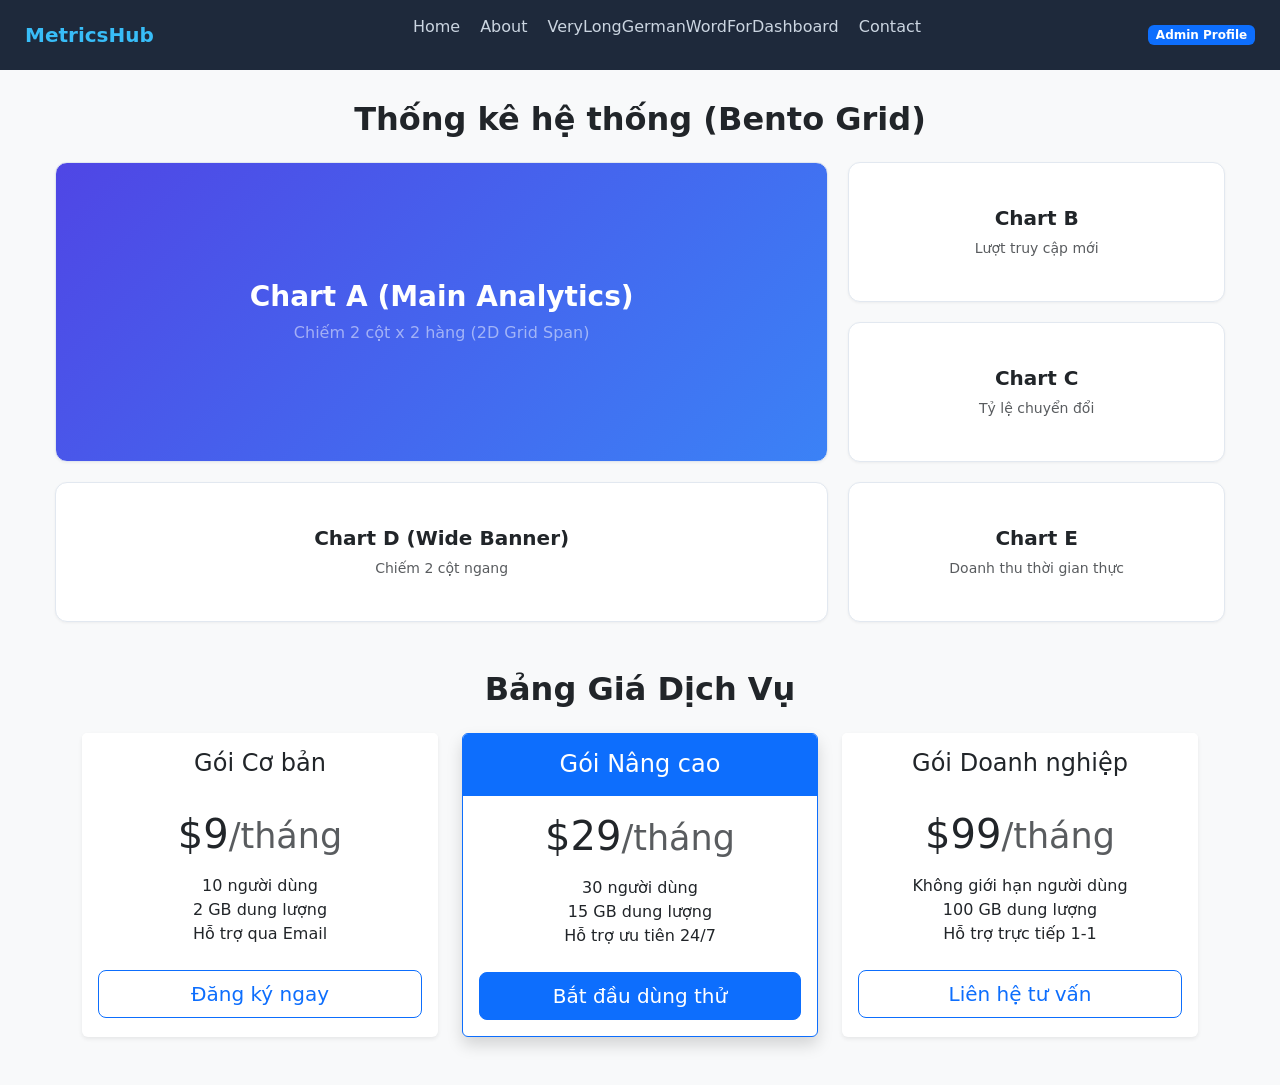
<file: metricshub_ui/index.html>
<!DOCTYPE html>
<html lang="en">
<head>
    <meta charset="UTF-8">
    <meta name="viewport" content="width=device-width, initial-scale=1.0">
    <title>MetricsHub Dashboard - Optimized Layout</title>
    <!-- Bootstrap 5 CSS CDN -->
    <link href="https://cdn.jsdelivr.net/npm/bootstrap@5.3.0/dist/css/bootstrap.min.css" rel="stylesheet">
    <!-- Custom Style -->
    <link rel="stylesheet" href="style.css">
</head>
<body>

    <!-- SECTION 1: NAVBAR (Flexbox 1D) -->
    <header>
        <nav class="navbar-custom">
            <a href="#" class="navbar-brand">MetricsHub</a>
            <ul class="navbar-links">
                <li><a href="#">Home</a></li>
                <li><a href="#">About</a></li>
                <li><a href="#">VeryLongGermanWordForDashboard</a></li>
                <li><a href="#">Contact</a></li>
            </ul>
            <div class="navbar-profile">
                <span class="badge bg-primary">Admin Profile</span>
            </div>
        </nav>
    </header>

    <!-- SECTION 2: BENTO DASHBOARD (CSS Grid 2D) -->
    <main class="dashboard-container">
        <h2 class="mb-4 text-center fw-bold text-dark">Thống kê hệ thống (Bento Grid)</h2>
        <div class="bento-grid">
            <div class="widget widget-large">
                <h3 class="fw-bold">Chart A (Main Analytics)</h3>
                <p class="mb-0 text-white-50">Chiếm 2 cột x 2 hàng (2D Grid Span)</p>
            </div>
            <div class="widget">
                <h5 class="fw-semibold">Chart B</h5>
                <p class="text-muted small mb-0">Lượt truy cập mới</p>
            </div>
            <div class="widget">
                <h5 class="fw-semibold">Chart C</h5>
                <p class="text-muted small mb-0">Tỷ lệ chuyển đổi</p>
            </div>
            <div class="widget widget-wide">
                <h5 class="fw-semibold">Chart D (Wide Banner)</h5>
                <p class="text-muted small mb-0">Chiếm 2 cột ngang</p>
            </div>
            <div class="widget">
                <h5 class="fw-semibold">Chart E</h5>
                <p class="text-muted small mb-0">Doanh thu thời gian thực</p>
            </div>
        </div>
    </main>

    <!-- SECTION 3: PRICING (Bootstrap 12-Column Grid Rapid Prototyping) -->
    <section class="container my-5">
        <h2 class="text-center mb-4 fw-bold">Bảng Giá Dịch Vụ</h2>
        <div class="row g-4">
            <div class="col-12 col-md-4">
                <div class="card h-100 shadow-sm border-0 text-center">
                    <div class="card-header bg-white py-3 border-0">
                        <h4 class="fw-normal my-0">Gói Cơ bản</h4>
                    </div>
                    <div class="card-body">
                        <h1 class="card-title pricing-card-title">$9<small class="text-muted fw-light">/tháng</small></h1>
                        <ul class="list-unstyled mt-3 mb-4">
                            <li>10 người dùng</li>
                            <li>2 GB dung lượng</li>
                            <li>Hỗ trợ qua Email</li>
                        </ul>
                        <button type="button" class="w-100 btn btn-lg btn-outline-primary">Đăng ký ngay</button>
                    </div>
                </div>
            </div>

            <div class="col-12 col-md-4">
                <div class="card h-100 shadow border-primary text-center">
                    <div class="card-header bg-primary text-white py-3 border-primary">
                        <h4 class="my-0 font-weight-normal">Gói Nâng cao</h4>
                    </div>
                    <div class="card-body">
                        <h1 class="card-title pricing-card-title">$29<small class="text-muted fw-light">/tháng</small></h1>
                        <ul class="list-unstyled mt-3 mb-4">
                            <li>30 người dùng</li>
                            <li>15 GB dung lượng</li>
                            <li>Hỗ trợ ưu tiên 24/7</li>
                        </ul>
                        <button type="button" class="w-100 btn btn-lg btn-primary">Bắt đầu dùng thử</button>
                    </div>
                </div>
            </div>

            <div class="col-12 col-md-4">
                <div class="card h-100 shadow-sm border-0 text-center">
                    <div class="card-header bg-white py-3 border-0">
                        <h4 class="fw-normal my-0">Gói Doanh nghiệp</h4>
                    </div>
                    <div class="card-body">
                        <h1 class="card-title pricing-card-title">$99<small class="text-muted fw-light">/tháng</small></h1>
                        <ul class="list-unstyled mt-3 mb-4">
                            <li>Không giới hạn người dùng</li>
                            <li>100 GB dung lượng</li>
                            <li>Hỗ trợ trực tiếp 1-1</li>
                        </ul>
                        <button type="button" class="w-100 btn btn-lg btn-outline-primary">Liên hệ tư vấn</button>
                    </div>
                </div>
            </div>
        </div>
    </section>

    <!-- Bootstrap 5 JS Bundle CDN -->
    <script src="https://cdn.jsdelivr.net/npm/bootstrap@5.3.0/dist/js/bootstrap.bundle.min.js"></script>
</body>
</html>
</file>
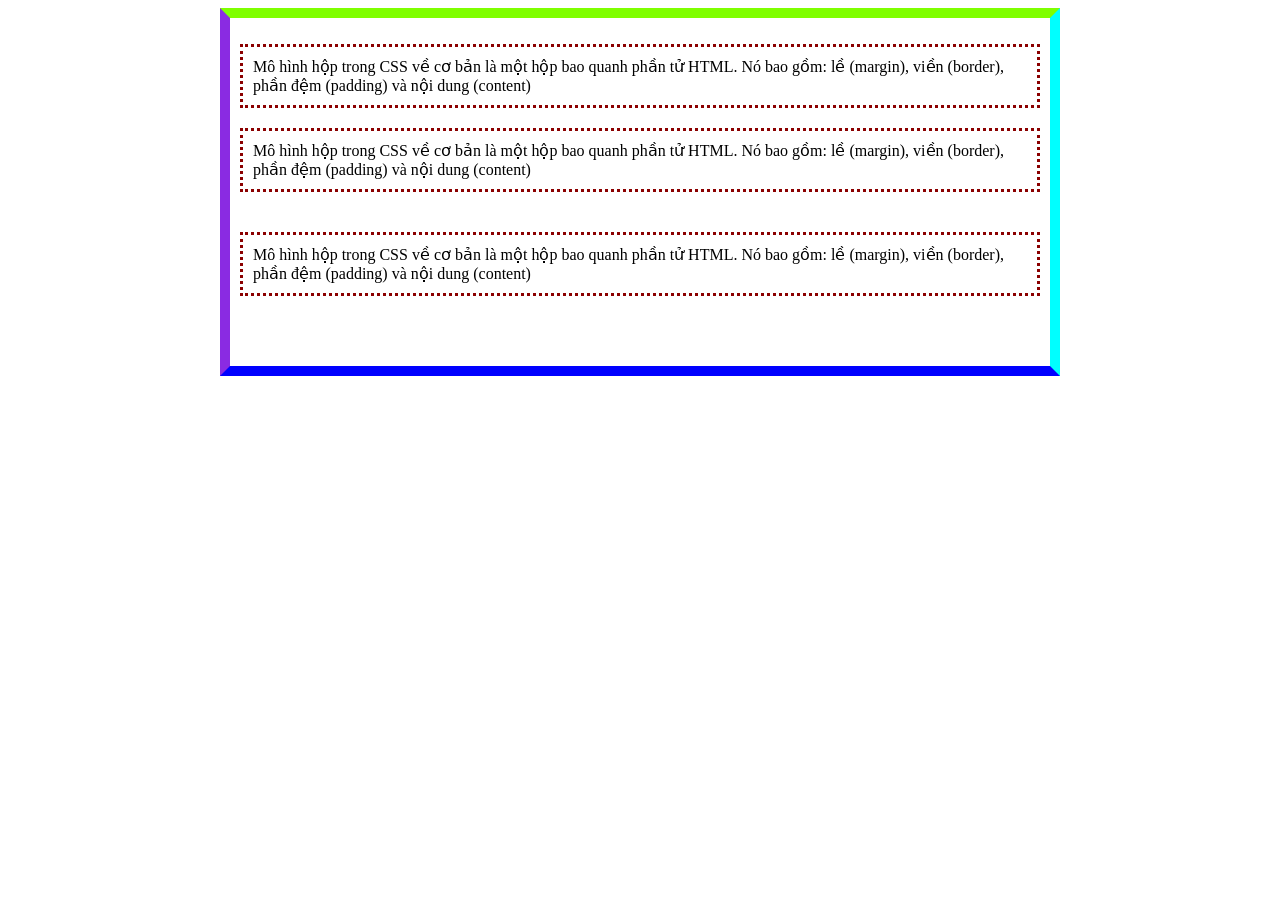
<file: box_model.html>
<!DOCTYPE html>
<html lang="en">
<head>
    <meta charset="UTF-8">
    <title>Sử dụng Boxmodel</title>
    <style>
        .boxmodel {
            margin: 0 auto;
            width: 800px;
            border: 10px;
            padding: 10px;
            border-color: chartreuse aqua blue blueviolet;
            border-style: solid;
        }

        .boxmodel p {
            border: 3px dotted darkred;
            padding: 10px;
        }

        #boxmodel1 {
            margin-bottom: 20px;
        }

        #boxmodel2 {
            margin-bottom: 40px;
        }

        #boxmodel3 {
            margin-bottom: 60px;
        }
    </style>
</head>
<body>
    <div class="boxmodel">
        <p id="boxmodel1">Mô hình hộp trong CSS về cơ bản là một hộp bao quanh phần tử HTML.
            Nó bao gồm: lề (margin), viền (border), phần đệm (padding) và nội dung (content)</p>
        <p id="boxmodel2">Mô hình hộp trong CSS về cơ bản là một hộp bao quanh phần tử HTML.
            Nó bao gồm: lề (margin), viền (border), phần đệm (padding) và nội dung (content)</p>
        <p id="boxmodel3">Mô hình hộp trong CSS về cơ bản là một hộp bao quanh phần tử HTML.
            Nó bao gồm: lề (margin), viền (border), phần đệm (padding) và nội dung (content)</p>
    </div>
</body>
</html>
</file>
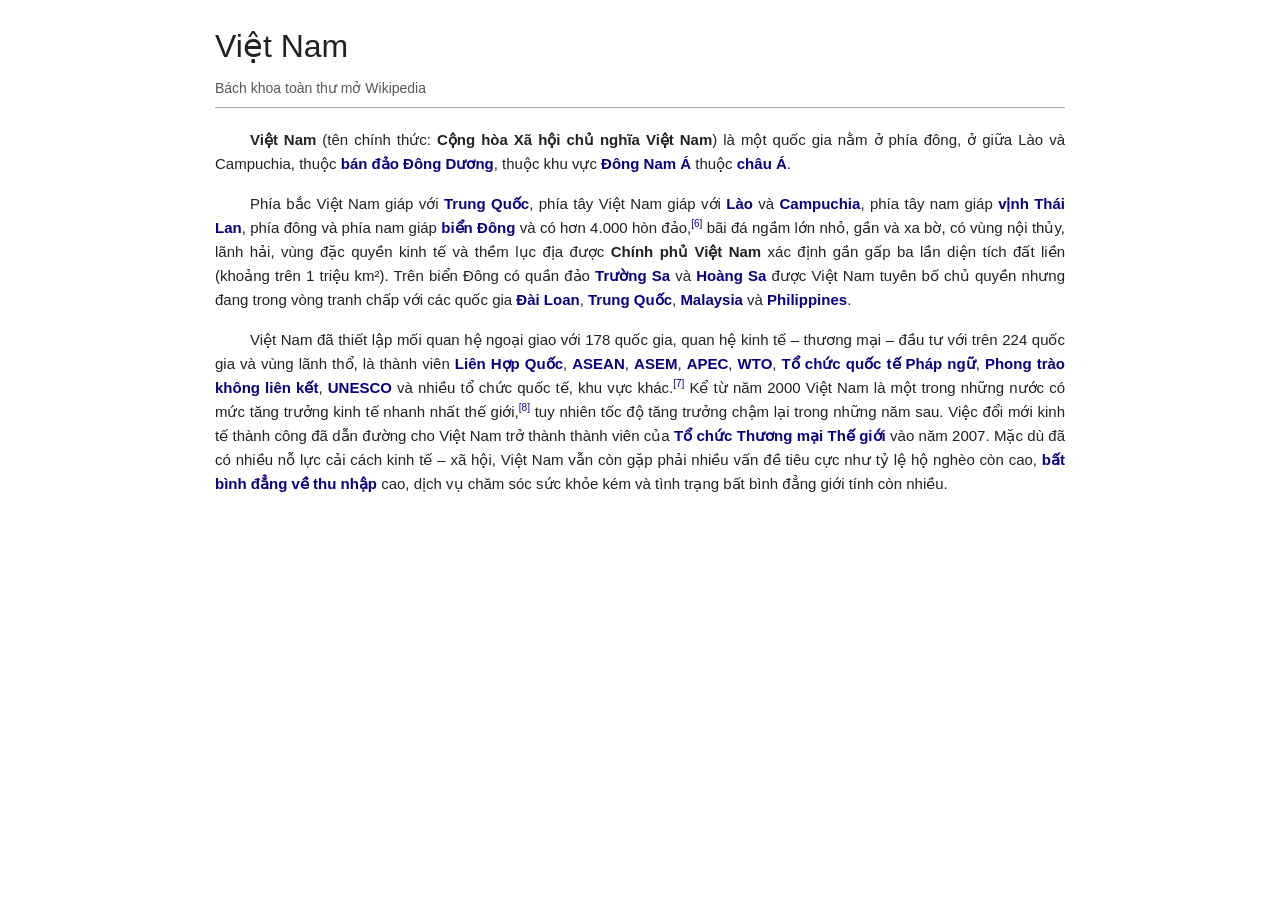
<file: dinh_dang_van_ban.html>
<!DOCTYPE html>
<html lang="vi">
<head>
    <meta charset="UTF-8">
    <title>Định dạng văn bản với CSS</title>
    <style>
        body {
            font-family: Arial, Helvetica, sans-serif;
            line-height: 1.6;
            color: #202122;
            max-width: 850px;
            margin: 20px auto;
            padding: 0 15px;
        }

        h1 {
            font-size: 32px;
            font-weight: normal;
            margin-bottom: 4px;
        }

        .subtitle {
            font-size: 14px;
            color: #54595d;
            border-bottom: 1px solid #a2a9b1;
            padding-bottom: 8px;
            margin-bottom: 20px;
        }

        p {
            text-align: justify;
            text-indent: 35px;
            font-size: 15px;
            margin-bottom: 16px;
        }

        .bold-text {
            font-weight: bold;
        }

        .link-text {
            color: #0b0080;
            font-weight: bold;
            text-decoration: none;
        }

        .link-text:hover {
            text-decoration: underline;
        }

        sup {
            font-size: 10px;
            color: #0b0080;
        }
    </style>
</head>
<body>

    <h1>Việt Nam</h1>
    <div class="subtitle">Bách khoa toàn thư mở Wikipedia</div>

    <p>
        <span class="bold-text">Việt Nam</span> (tên chính thức: <span class="bold-text">Cộng hòa Xã hội chủ nghĩa Việt Nam</span>) là một quốc gia nằm ở phía đông, ở giữa Lào và Campuchia, thuộc <a href="#" class="link-text">bán đảo Đông Dương</a>, thuộc khu vực <a href="#" class="link-text">Đông Nam Á</a> thuộc <a href="#" class="link-text">châu Á</a>.
    </p>

    <p>
        Phía bắc Việt Nam giáp với <a href="#" class="link-text">Trung Quốc</a>, phía tây Việt Nam giáp với <a href="#" class="link-text">Lào</a> và <a href="#" class="link-text">Campuchia</a>, phía tây nam giáp <a href="#" class="link-text">vịnh Thái Lan</a>, phía đông và phía nam giáp <a href="#" class="link-text">biển Đông</a> và có hơn 4.000 hòn đảo,<sup>[6]</sup> bãi đá ngầm lớn nhỏ, gần và xa bờ, có vùng nội thủy, lãnh hải, vùng đặc quyền kinh tế và thềm lục địa được <span class="bold-text">Chính phủ Việt Nam</span> xác định gần gấp ba lần diện tích đất liền (khoảng trên 1 triệu km²). Trên biển Đông có quần đảo <a href="#" class="link-text">Trường Sa</a> và <a href="#" class="link-text">Hoàng Sa</a> được Việt Nam tuyên bố chủ quyền nhưng đang trong vòng tranh chấp với các quốc gia <a href="#" class="link-text">Đài Loan</a>, <a href="#" class="link-text">Trung Quốc</a>, <a href="#" class="link-text">Malaysia</a> và <a href="#" class="link-text">Philippines</a>.
    </p>

    <p>
        Việt Nam đã thiết lập mối quan hệ ngoại giao với 178 quốc gia, quan hệ kinh tế – thương mại – đầu tư với trên 224 quốc gia và vùng lãnh thổ, là thành viên <a href="#" class="link-text">Liên Hợp Quốc</a>, <a href="#" class="link-text">ASEAN</a>, <a href="#" class="link-text">ASEM</a>, <a href="#" class="link-text">APEC</a>, <a href="#" class="link-text">WTO</a>, <a href="#" class="link-text">Tổ chức quốc tế Pháp ngữ</a>, <a href="#" class="link-text">Phong trào không liên kết</a>, <a href="#" class="link-text">UNESCO</a> và nhiều tổ chức quốc tế, khu vực khác.<sup>[7]</sup> Kể từ năm 2000 Việt Nam là một trong những nước có mức tăng trưởng kinh tế nhanh nhất thế giới,<sup>[8]</sup> tuy nhiên tốc độ tăng trưởng chậm lại trong những năm sau. Việc đổi mới kinh tế thành công đã dẫn đường cho Việt Nam trở thành thành viên của <a href="#" class="link-text">Tổ chức Thương mại Thế giới</a> vào năm 2007. Mặc dù đã có nhiều nỗ lực cải cách kinh tế – xã hội, Việt Nam vẫn còn gặp phải nhiều vấn đề tiêu cực như tỷ lệ hộ nghèo còn cao, <a href="#" class="link-text">bất bình đẳng về thu nhập</a> cao, dịch vụ chăm sóc sức khỏe kém và tình trạng bất bình đẳng giới tính còn nhiều.
    </p>

</body>
</html>
</file>
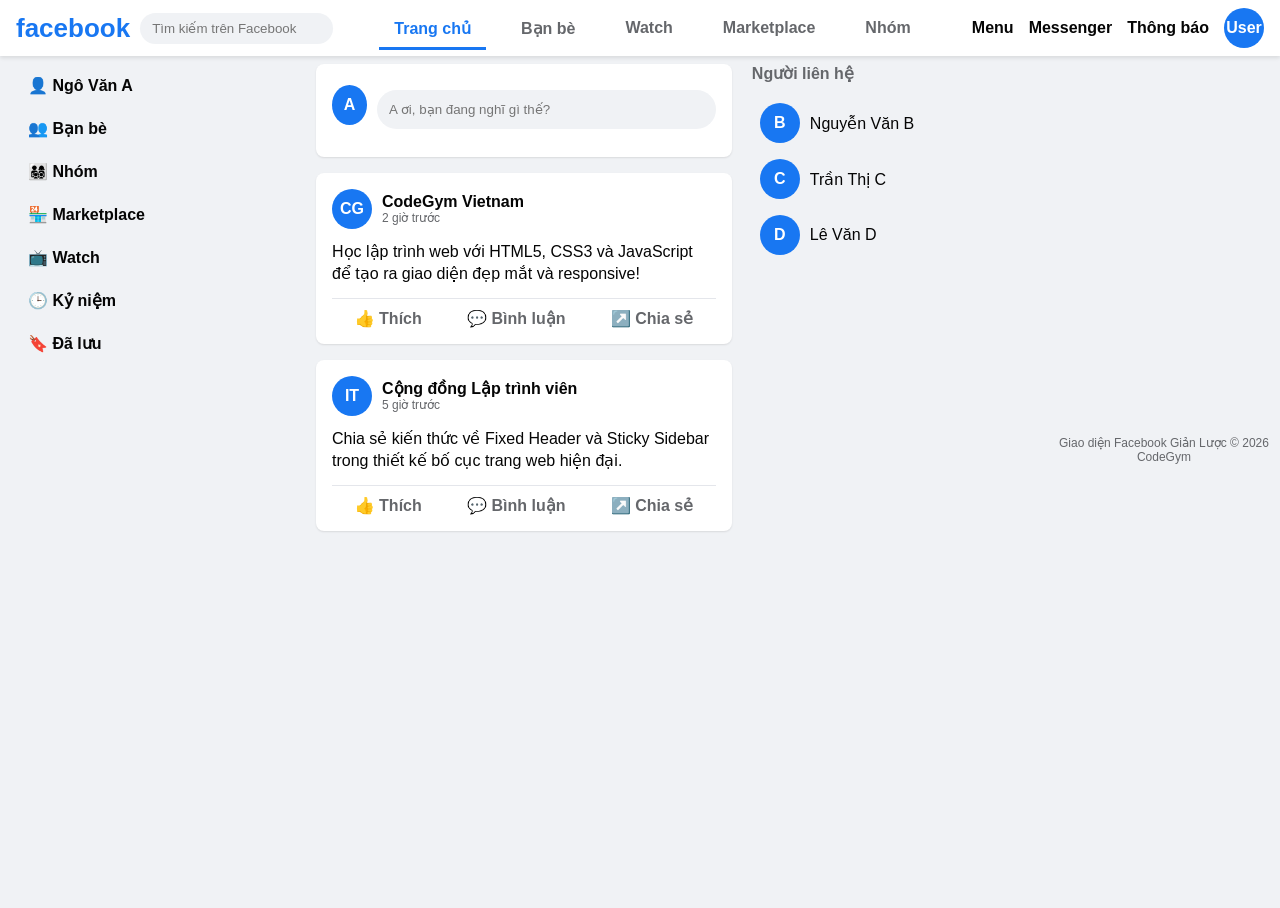
<file: facebook_home.html>
<!DOCTYPE html>
<html lang="vi">
<head>
    <meta charset="UTF-8">
    <meta name="viewport" content="width=device-width, initial-scale=1.0">
    <title>Giao diện Facebook Giản Lược</title>
    <link rel="stylesheet" href="styles.css">
    <style>
        * {
            box-sizing: border-box;
            margin: 0;
            padding: 0;
        }

        body {
            font-family: Arial, Helvetica, sans-serif;
            background-color: #f0f2f5;
            color: #050505;
        }

        /* Fixed Header */
        header {
            position: fixed;
            top: 0;
            left: 0;
            right: 0;
            height: 56px;
            background-color: #ffffff;
            box-shadow: 0 2px 4px rgba(0, 0, 0, 0.1);
            display: flex;
            justify-content: space-between;
            align-items: center;
            padding: 0 16px;
            z-index: 1000;
        }

        .header-left {
            display: flex;
            align-items: center;
            gap: 10px;
        }

        .logo {
            font-size: 26px;
            font-weight: bold;
            color: #1877f2;
        }

        .search-box input {
            padding: 8px 12px;
            border-radius: 20px;
            border: none;
            background-color: #f0f2f5;
            outline: none;
        }

        .header-center nav ul {
            display: flex;
            list-style: none;
            gap: 20px;
        }

        .header-center nav a {
            text-decoration: none;
            font-weight: bold;
            color: #65676b;
            padding: 10px 15px;
        }

        .header-center nav a.active, .header-center nav a:hover {
            color: #1877f2;
            border-bottom: 3px solid #1877f2;
        }

        .header-right {
            display: flex;
            align-items: center;
            gap: 15px;
            font-weight: bold;
        }

        /* Container Bố cục chính */
        .container {
            display: flex;
            margin-top: 56px;
            padding: 16px;
            gap: 20px;
            justify-content: space-between;
        }

        /* Left Sidebar */
        .sidebar-left {
            width: 280px;
            position: sticky;
            top: 72px;
            height: calc(100vh - 72px);
            overflow-y: auto;
        }

        .sidebar-left ul {
            list-style: none;
        }

        .sidebar-left li {
            padding: 12px;
            border-radius: 8px;
            cursor: pointer;
            font-weight: 600;
        }

        .sidebar-left li:hover {
            background-color: #e4e6eb;
        }

        /* Main Content (Bảng tin) */
        main {
            flex: 1;
            max-width: 680px;
            display: flex;
            flex-direction: column;
            gap: 16px;
        }

        .create-post, article {
            background-color: #ffffff;
            border-radius: 8px;
            padding: 16px;
            box-shadow: 0 1px 2px rgba(0, 0, 0, 0.1);
        }

        .create-post input {
            width: 100%;
            padding: 12px;
            border-radius: 20px;
            border: none;
            background-color: #f0f2f5;
            margin-top: 10px;
            outline: none;
        }

        .post-header {
            display: flex;
            align-items: center;
            gap: 10px;
            margin-bottom: 12px;
        }

        .avatar {
            width: 40px;
            height: 40px;
            border-radius: 50%;
            background-color: #1877f2;
            color: white;
            display: flex;
            align-items: center;
            justify-content: center;
            font-weight: bold;
        }

        .post-author {
            font-weight: bold;
        }

        .post-time {
            font-size: 12px;
            color: #65676b;
        }

        .post-content {
            margin-bottom: 12px;
            line-height: 1.4;
        }

        .post-actions {
            display: flex;
            justify-content: space-around;
            border-top: 1px solid #e4e6eb;
            padding-top: 10px;
            color: #65676b;
            font-weight: bold;
            cursor: pointer;
        }

        /* Right Sidebar */
        .sidebar-right {
            width: 280px;
            position: sticky;
            top: 72px;
            height: calc(100vh - 72px);
            overflow-y: auto;
        }

        .sidebar-right h3 {
            color: #65676b;
            font-size: 16px;
            margin-bottom: 12px;
        }

        .contact-list {
            list-style: none;
        }

        .contact-item {
            display: flex;
            align-items: center;
            gap: 10px;
            padding: 8px;
            border-radius: 8px;
            cursor: pointer;
        }

        .contact-item:hover {
            background-color: #e4e6eb;
        }

        footer {
            text-align: center;
            padding: 10px;
            font-size: 12px;
            color: #65676b;
        }

        /* Responsive */
        @media (max-width: 992px) {
            .sidebar-right {
                display: none;
            }
        }

        @media (max-width: 768px) {
            .sidebar-left {
                display: none;
            }
        }
    </style>
</head>
<body>

    <!-- FIXED HEADER -->
    <header>
        <div class="header-left">
            <div class="logo">facebook</div>
            <div class="search-box">
                <input type="text" placeholder="Tìm kiếm trên Facebook">
            </div>
        </div>

        <div class="header-center">
            <nav>
                <ul>
                    <li><a href="#" class="active">Trang chủ</a></li>
                    <li><a href="#">Bạn bè</a></li>
                    <li><a href="#">Watch</a></li>
                    <li><a href="#">Marketplace</a></li>
                    <li><a href="#">Nhóm</a></li>
                </ul>
            </nav>
        </div>

        <div class="header-right">
            <span>Menu</span>
            <span>Messenger</span>
            <span>Thông báo</span>
            <div class="avatar">User</div>
        </div>
    </header>

    <!-- BỐ CỤC CHÍNH (SIDEBAR S & MAIN FEED) -->
    <div class="container">

        <!-- SIDEBAR BÊN TRÁI -->
        <aside class="sidebar-left">
            <ul>
                <li>👤 Ngô Văn A</li>
                <li>👥 Bạn bè</li>
                <li>👨‍👩‍👧‍👦 Nhóm</li>
                <li>🏪 Marketplace</li>
                <li>📺 Watch</li>
                <li>🕒 Kỷ niệm</li>
                <li>🔖 Đã lưu</li>
            </ul>
        </aside>

        <!-- NỘI DUNG CHÍNH (BẢNG TIN / FEED) -->
        <main>
            <!-- Khối tạo bài viết -->
            <section class="create-post">
                <div class="post-header">
                    <div class="avatar">A</div>
                    <input type="text" placeholder="A ơi, bạn đang nghĩ gì thế?">
                </div>
            </section>

            <!-- Bài viết 1 -->
            <article>
                <div class="post-header">
                    <div class="avatar">CG</div>
                    <div>
                        <div class="post-author">CodeGym Vietnam</div>
                        <div class="post-time">2 giờ trước</div>
                    </div>
                </div>
                <div class="post-content">
                    <p>Học lập trình web với HTML5, CSS3 và JavaScript để tạo ra giao diện đẹp mắt và responsive!</p>
                </div>
                <div class="post-actions">
                    <span>👍 Thích</span>
                    <span>💬 Bình luận</span>
                    <span>↗️ Chia sẻ</span>
                </div>
            </article>

            <!-- Bài viết 2 -->
            <article>
                <div class="post-header">
                    <div class="avatar">IT</div>
                    <div>
                        <div class="post-author">Cộng đồng Lập trình viên</div>
                        <div class="post-time">5 giờ trước</div>
                    </div>
                </div>
                <div class="post-content">
                    <p>Chia sẻ kiến thức về Fixed Header và Sticky Sidebar trong thiết kế bố cục trang web hiện đại.</p>
                </div>
                <div class="post-actions">
                    <span>👍 Thích</span>
                    <span>💬 Bình luận</span>
                    <span>↗️️ Chia sẻ</span>
                </div>
            </article>
        </main>

        <!-- SIDEBAR BÊN PHẢI -->
        <aside class="sidebar-right">
            <h3>Người liên hệ</h3>
            <ul class="contact-list">
                <li class="contact-item">
                    <div class="avatar">B</div>
                    <span>Nguyễn Văn B</span>
                </li>
                <li class="contact-item">
                    <div class="avatar">C</div>
                    <span>Trần Thị C</span>
                </li>
                <li class="contact-item">
                    <div class="avatar">D</div>
                    <span>Lê Văn D</span>
                </li>
            </ul>
        </aside>

    </div>

    <!-- FOOTER -->
    <footer>
        <p>Giao diện Facebook Giản Lược &copy; 2026 CodeGym</p>
    </footer>

</body>
</html>
</file>
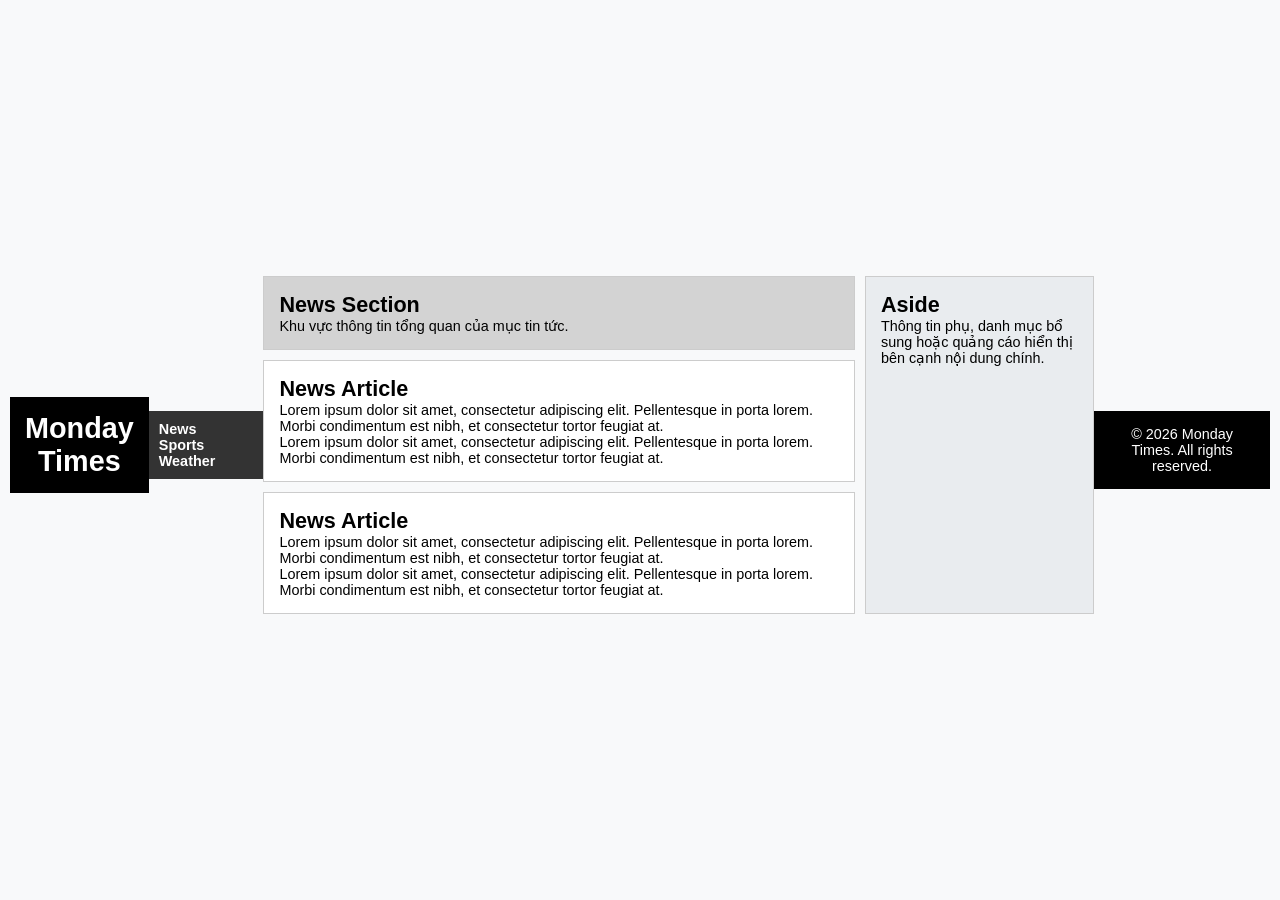
<file: layout_html5.html>
<!DOCTYPE html>
<html lang="vi">
<head>
    <meta charset="UTF-8">
    <meta name="viewport" content="width=device-width, initial-scale=1.0">
    <title>Tạo layout với các thẻ HTML5 và CSS</title>
    <link rel="stylesheet" href="styles.css">
    <style>
        * {
            box-sizing: border-box;
            margin: 0;
            padding: 0;
        }

        body {
            font-family: Verdana, sans-serif;
            font-size: 0.9em;
            padding: 10px;
            background-color: #f8f9fa;
        }

        header, footer {
            padding: 15px;
            color: white;
            background-color: black;
            text-align: center;
            margin-bottom: 10px;
        }

        nav {
            background-color: #333;
            margin-bottom: 10px;
        }

        nav ul {
            padding: 10px;
            list-style: none;
            margin: 0;
        }

        nav ul li {
            display: inline;
            margin-right: 15px;
        }

        nav ul li a {
            color: white;
            text-decoration: none;
            font-weight: bold;
        }

        nav ul li a:hover {
            color: #00bcd4;
        }

        .main-container {
            display: flex;
            gap: 10px;
            margin-bottom: 10px;
        }

        .content-left {
            flex: 3;
            display: flex;
            flex-direction: column;
            gap: 10px;
        }

        section {
            padding: 15px;
            background-color: lightgrey;
            border: 1px solid #ccc;
        }

        article {
            padding: 15px;
            background-color: white;
            border: 1px solid #ccc;
        }

        aside {
            flex: 1;
            padding: 15px;
            background-color: #e9ecef;
            border: 1px solid #ccc;
        }

        footer {
            margin-top: 10px;
        }
    </style>
</head>
<body>

    <header>
        <h1>Monday Times</h1>
    </header>

    <nav>
        <ul>
            <li><a href="#">News</a></li>
            <li><a href="#">Sports</a></li>
            <li><a href="#">Weather</a></li>
        </ul>
    </nav>

    <div class="main-container">
        <div class="content-left">
            <section>
                <h2>News Section</h2>
                <p>Khu vực thông tin tổng quan của mục tin tức.</p>
            </section>

            <article>
                <h2>News Article</h2>
                <p>Lorem ipsum dolor sit amet, consectetur adipiscing elit. Pellentesque in porta lorem. Morbi condimentum est nibh, et consectetur tortor feugiat at.</p>
                <p>Lorem ipsum dolor sit amet, consectetur adipiscing elit. Pellentesque in porta lorem. Morbi condimentum est nibh, et consectetur tortor feugiat at.</p>
            </article>

            <article>
                <h2>News Article</h2>
                <p>Lorem ipsum dolor sit amet, consectetur adipiscing elit. Pellentesque in porta lorem. Morbi condimentum est nibh, et consectetur tortor feugiat at.</p>
                <p>Lorem ipsum dolor sit amet, consectetur adipiscing elit. Pellentesque in porta lorem. Morbi condimentum est nibh, et consectetur tortor feugiat at.</p>
            </article>
        </div>

        <aside>
            <h2>Aside</h2>
            <p>Thông tin phụ, danh mục bổ sung hoặc quảng cáo hiển thị bên cạnh nội dung chính.</p>
        </aside>
    </div>

    <footer>
        <p>&copy; 2026 Monday Times. All rights reserved.</p>
    </footer>

</body>
</html>
</file>
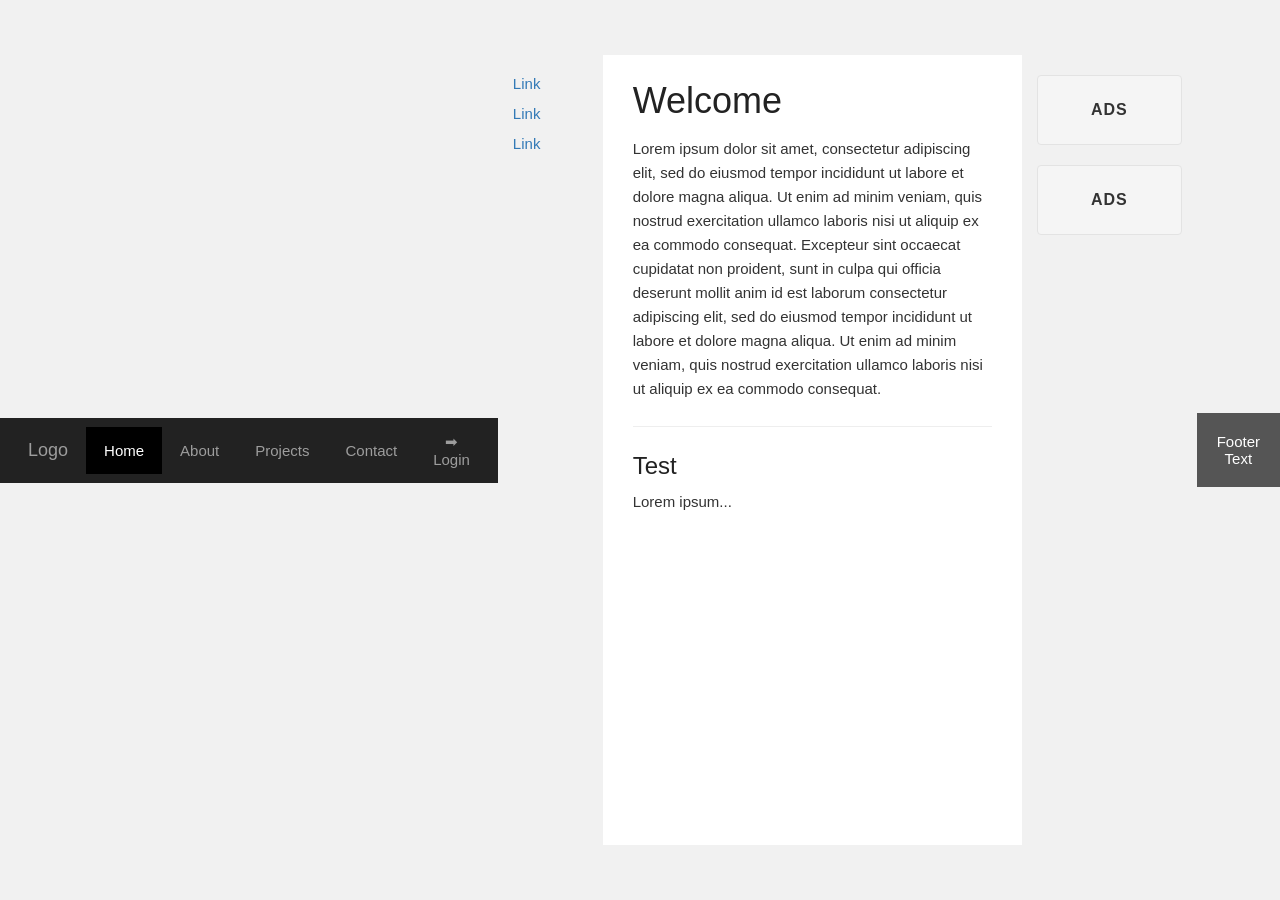
<file: layout_rwd.html>
<!DOCTYPE html>
<html lang="vi">
<head>
    <meta charset="UTF-8">
    <meta name="viewport" content="width=device-width, initial-scale=1.0">
    <title>Tạo layout với RWD</title>
    <link rel="stylesheet" href="styles.css">
    <style>
        * {
            box-sizing: border-box;
            margin: 0;
            padding: 0;
        }

        body {
            font-family: Arial, Helvetica, sans-serif;
            background-color: #f1f1f1;
            color: #333;
        }

        /* Header & Navbar Styling */
        header {
            background-color: #222;
        }

        .navbar {
            display: flex;
            justify-content: space-between;
            align-items: center;
            background-color: #222;
            padding: 0 10px;
        }

        .navbar-left {
            display: flex;
            align-items: center;
        }

        .navbar a {
            display: block;
            color: #9d9d9d;
            text-align: center;
            padding: 15px 18px;
            text-decoration: none;
            font-size: 15px;
        }

        .navbar a:hover {
            background-color: #111;
            color: #fff;
        }

        .navbar a.active {
            background-color: #000;
            color: #fff;
        }

        .navbar a.logo {
            color: #9d9d9d;
            font-size: 18px;
            font-weight: normal;
        }

        .navbar-right a {
            color: #9d9d9d;
        }

        /* Main Container Layout (Flexbox) */
        .container-fluid {
            display: flex;
            flex-wrap: wrap;
            min-height: calc(100vh - 110px);
        }

        /* Left Sidebar */
        .sidenav-left {
            flex: 1 1 15%;
            background-color: #f1f1f1;
            padding: 20px 15px;
        }

        .sidenav-left ul {
            list-style-type: none;
        }

        .sidenav-left li {
            margin-bottom: 12px;
        }

        .sidenav-left a {
            color: #337ab7;
            text-decoration: none;
            font-size: 15px;
        }

        .sidenav-left a:hover {
            text-decoration: underline;
        }

        /* Main Content */
        .main-content {
            flex: 3 1 60%;
            background-color: #ffffff;
            padding: 25px 30px;
        }

        .main-content h1 {
            font-size: 36px;
            margin-bottom: 15px;
            font-weight: 500;
            color: #222;
        }

        .main-content h3 {
            font-size: 24px;
            margin-top: 15px;
            margin-bottom: 10px;
            font-weight: 500;
            color: #222;
        }

        .main-content p {
            line-height: 1.6;
            margin-bottom: 15px;
            color: #333;
            font-size: 15px;
        }

        .main-content hr {
            border: 0;
            border-top: 1px solid #eee;
            margin: 25px 0;
        }

        /* Right Sidebar (ADS) */
        .sidenav-right {
            flex: 1 1 25%;
            background-color: #f1f1f1;
            padding: 20px 15px;
        }

        .well {
            min-height: 20px;
            padding: 25px 15px;
            margin-bottom: 20px;
            background-color: #f5f5f5;
            border: 1px solid #e3e3e3;
            border-radius: 4px;
            text-align: center;
            font-weight: bold;
            color: #333;
            letter-spacing: 1px;
        }

        /* Footer Styling */
        footer {
            background-color: #555;
            color: white;
            padding: 20px;
            text-align: center;
            font-size: 15px;
        }

        /* Responsive Web Design (RWD) Media Queries */
        @media screen and (max-width: 768px) {
            .container-fluid {
                flex-direction: column;
            }
            
            .sidenav-left, .main-content, .sidenav-right {
                flex: 1 1 100%;
                width: 100%;
            }

            .navbar {
                flex-direction: column;
                align-items: flex-start;
            }

            .navbar-left {
                flex-direction: column;
                width: 100%;
            }

            .navbar a {
                width: 100%;
                text-align: left;
            }

            .navbar-right {
                width: 100%;
            }
        }
    </style>
</head>
<body>

    <!-- NAVBAR HEADER -->
    <header>
        <nav class="navbar">
            <div class="navbar-left">
                <a href="#" class="logo">Logo</a>
                <a href="#" class="active">Home</a>
                <a href="#">About</a>
                <a href="#">Projects</a>
                <a href="#">Contact</a>
            </div>
            <div class="navbar-right">
                <a href="#">&#10145; Login</a>
            </div>
        </nav>
    </header>

    <!-- MAIN CONTAINER (3-COLUMN RWD LAYOUT) -->
    <div class="container-fluid">
        <!-- LEFT SIDEBAR -->
        <aside class="sidenav-left">
            <ul>
                <li><a href="#">Link</a></li>
                <li><a href="#">Link</a></li>
                <li><a href="#">Link</a></li>
            </ul>
        </aside>

        <!-- MAIN CONTENT AREA -->
        <main class="main-content">
            <h1>Welcome</h1>
            <p>Lorem ipsum dolor sit amet, consectetur adipiscing elit, sed do eiusmod tempor incididunt ut labore et dolore magna aliqua. Ut enim ad minim veniam, quis nostrud exercitation ullamco laboris nisi ut aliquip ex ea commodo consequat. Excepteur sint occaecat cupidatat non proident, sunt in culpa qui officia deserunt mollit anim id est laborum consectetur adipiscing elit, sed do eiusmod tempor incididunt ut labore et dolore magna aliqua. Ut enim ad minim veniam, quis nostrud exercitation ullamco laboris nisi ut aliquip ex ea commodo consequat.</p>
            <hr>
            <h3>Test</h3>
            <p>Lorem ipsum...</p>
        </main>

        <!-- RIGHT SIDEBAR (ADS) -->
        <aside class="sidenav-right">
            <div class="well">
                <p>ADS</p>
            </div>
            <div class="well">
                <p>ADS</p>
            </div>
        </aside>
    </div>

    <!-- FOOTER -->
    <footer>
        <p>Footer Text</p>
    </footer>

</body>
</html>
</file>
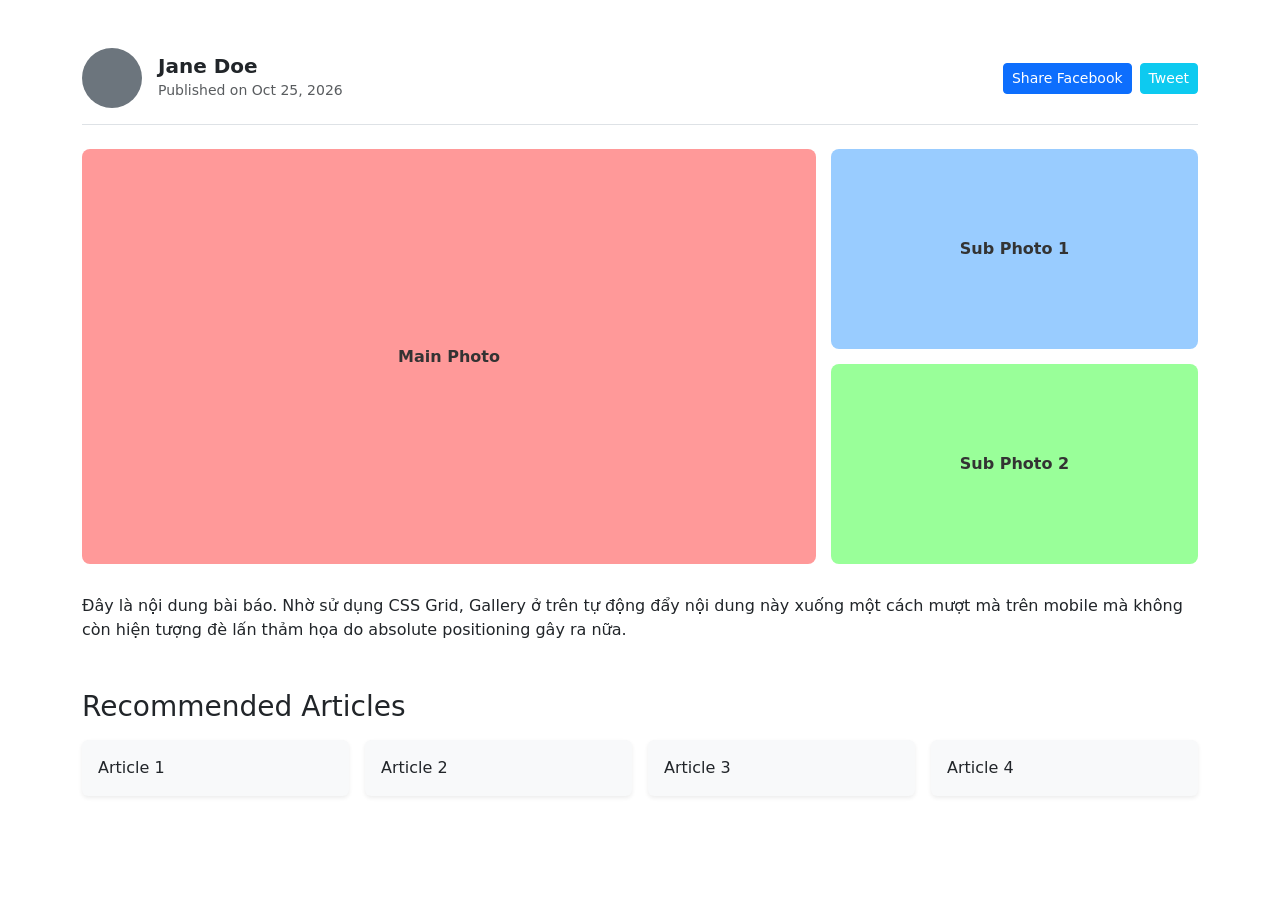
<file: magazine.html>
<!DOCTYPE html>
<html lang="en">
<head>
    <meta charset="UTF-8">
    <meta name="viewport" content="width=device-width, initial-scale=1.0">
    <title>Creative Chronicle</title>
    <!-- Bootstrap 5 -->
    <link href="https://cdn.jsdelivr.net/npm/bootstrap@5.3.0/dist/css/bootstrap.min.css" rel="stylesheet">
    <style>
        /* CSS GRID CHO MOSAIC GALLERY */
        .mosaic-gallery {
            display: grid;
            gap: 15px;
            margin-bottom: 30px;
            /* Mặc định trên Mobile: xếp chồng 1 cột */
            grid-template-columns: 1fr; 
        }

        .photo-main, .photo-sub-1, .photo-sub-2 {
            border-radius: 8px;
            min-height: 200px;
            display: flex;
            align-items: center;
            justify-content: center;
            color: #333;
            font-weight: bold;
        }

        .photo-main { background: #ff9999; }
        .photo-sub-1 { background: #99ccff; }
        .photo-sub-2 { background: #99ff99; }

        /* Breakpoint cho Tablet/Desktop */
        @media (min-width: 768px) {
            .mosaic-gallery {
                grid-template-columns: 2fr 1fr; /* Cột trái to gấp đôi cột phải */
                grid-template-rows: 200px 200px;
                grid-template-areas: 
                    "main sub1"
                    "main sub2";
            }
            .photo-main { grid-area: main; }
            .photo-sub-1 { grid-area: sub1; }
            .photo-sub-2 { grid-area: sub2; }
        }
    </style>
</head>
<body>
    <div class="container mt-5">
        
        <!-- VÙNG 1: AUTHOR INFO (Dùng Flexbox của Bootstrap) -->
        <div class="author-section d-flex flex-wrap align-items-center justify-content-between border-bottom pb-3 mb-4 gap-3">
            <div class="d-flex align-items-center gap-3">
                <div class="author-avatar rounded-circle bg-secondary" style="width: 60px; height: 60px;"></div>
                <div>
                    <h5 class="mb-0 fw-bold">Jane Doe</h5>
                    <small class="text-muted">Published on Oct 25, 2026</small>
                </div>
            </div>
            <div class="share-buttons d-flex gap-2">
                <button class="btn btn-primary btn-sm">Share Facebook</button>
                <button class="btn btn-info btn-sm text-white">Tweet</button>
            </div>
        </div>

        <!-- VÙNG 2: MOSAIC GALLERY (Dùng CSS Grid) -->
        <div class="mosaic-gallery">
            <div class="photo-main">Main Photo</div>
            <div class="photo-sub-1">Sub Photo 1</div>
            <div class="photo-sub-2">Sub Photo 2</div>
        </div>

        <p class="mb-5 line-height-lg">Đây là nội dung bài báo. Nhờ sử dụng CSS Grid, Gallery ở trên tự động đẩy nội dung này xuống một cách mượt mà trên mobile mà không còn hiện tượng đè lấn thảm họa do absolute positioning gây ra nữa.</p>

        <!-- VÙNG 3: RECOMMENDED ARTICLES (Dùng Bootstrap Grid System) -->
        <h3 class="mb-3">Recommended Articles</h3>
        <div class="row g-3 mb-5">
            <div class="col-12 col-md-6 col-lg-3">
                <div class="card h-100 bg-light border-0 shadow-sm p-3">Article 1</div>
            </div>
            <div class="col-12 col-md-6 col-lg-3">
                <div class="card h-100 bg-light border-0 shadow-sm p-3">Article 2</div>
            </div>
            <div class="col-12 col-md-6 col-lg-3">
                <div class="card h-100 bg-light border-0 shadow-sm p-3">Article 3</div>
            </div>
            <div class="col-12 col-md-6 col-lg-3">
                <div class="card h-100 bg-light border-0 shadow-sm p-3">Article 4</div>
            </div>
        </div>

    </div>
</body>
</html>
</file>
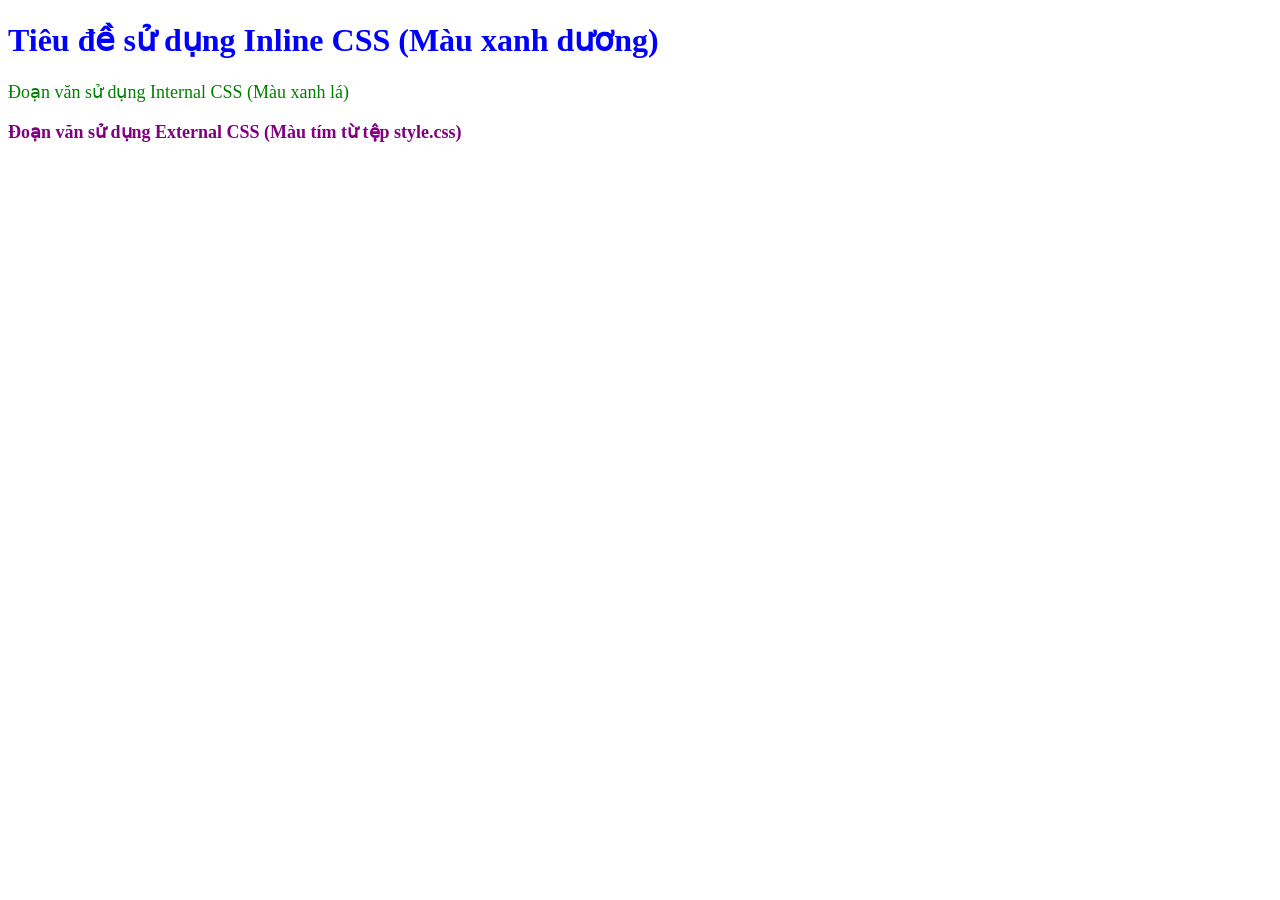
<file: nhung_css.html>
<!DOCTYPE html>
<html lang="vi">
<head>
    <meta charset="UTF-8">
    <title>Nhúng CSS vào trang HTML</title>
    <!-- Phần 3: External-style -->
    <link rel="stylesheet" href="style.css">
    
    <!-- Phần 2: Internal-style -->
    <style>
        .internal-style {
            color: green;
            font-size: 18px;
        }
    </style>
</head>
<body>

    <!-- Phần 1: Inline-style -->
    <h1 style="color: blue;">Tiêu đề sử dụng Inline CSS (Màu xanh dương)</h1>

    <!-- Phần 2: Internal-style -->
    <p class="internal-style">Đoạn văn sử dụng Internal CSS (Màu xanh lá)</p>

    <!-- Phần 3: External-style -->
    <p class="external-style">Đoạn văn sử dụng External CSS (Màu tím từ tệp style.css)</p>

</body>
</html>
</file>
<file: metricshub_ui/style.css>
/* Reset CSS cơ bản */
* {
    box-sizing: border-box;
    margin: 0;
    padding: 0;
}

body {
    font-family: system-ui, -apple-system, "Segoe UI", Roboto, sans-serif;
    background-color: #f8f9fa;
    color: #212529;
}

/* 1. NAVBAR - Sử dụng Flexbox (Content-First, Linh hoạt) */
.navbar-custom {
    display: flex;
    justify-content: space-between;
    align-items: center;
    background-color: #1e293b;
    color: #ffffff;
    padding: 15px 25px;
    gap: 20px;
    flex-wrap: wrap;
}

.navbar-brand {
    font-weight: 700;
    font-size: 1.25rem;
    color: #38bdf8;
    text-decoration: none;
}

.navbar-links {
    display: flex;
    gap: 20px;
    list-style: none;
    align-items: center;
    flex-wrap: wrap;
}

.navbar-links a {
    color: #cbd5e1;
    text-decoration: none;
    transition: color 0.2s ease;
}

.navbar-links a:hover {
    color: #ffffff;
}

.navbar-profile {
    display: flex;
    align-items: center;
    gap: 10px;
}

/* 2. DASHBOARD - Sử dụng CSS Grid (Bento Box Layout - 2D) */
.dashboard-container {
    max-width: 1200px;
    margin: 30px auto;
    padding: 0 15px;
}

.bento-grid {
    display: grid;
    grid-template-columns: repeat(3, 1fr);
    grid-auto-rows: minmax(140px, auto);
    gap: 20px;
}

.widget {
    background: #ffffff;
    border: 1px solid #e2e8f0;
    border-radius: 12px;
    padding: 20px;
    box-shadow: 0 1px 3px rgba(0,0,0,0.05);
    display: flex;
    flex-direction: column;
    justify-content: center;
    align-items: center;
    text-align: center;
}

/* Tối ưu Bento Box với span 2D */
.widget-large {
    grid-column: span 2;
    grid-row: span 2;
    background: linear-gradient(135deg, #4f46e5, #3b82f6);
    color: white;
}

.widget-wide {
    grid-column: span 2;
}

/* Responsive CSS Grid cho Mobile/Tablet */
@media (max-width: 992px) {
    .bento-grid {
        grid-template-columns: repeat(2, 1fr);
    }
}

@media (max-width: 576px) {
    .bento-grid {
        grid-template-columns: 1fr;
    }
    
    .widget-large, .widget-wide {
        grid-column: span 1;
        grid-row: span 1;
    }

    .navbar-custom {
        flex-direction: column;
        align-items: flex-start;
    }
}
</file>
<file: styles.css>
html, body {
    height: 100%;
}

body {
    display: -ms-flexbox;
    display: -webkit-box;
    display: flex;
    -ms-flex-align: center;
    -ms-flex-pack: center;
    -webkit-box-align: center;
    align-items: center;
    -webkit-box-pack: center;
    justify-content: center;
    padding-top: 40px;
    padding-bottom: 40px;
    background-color: #f5f5f5;
}

.form-signin {
    width: 100%;
    max-width: 330px;
    padding: 15px;
    margin: 0 auto;
}

.form-signin .checkbox {
    font-weight: 400;
}

.form-signin .form-control {
    position: relative;
    box-sizing: border-box;
    height: auto;
    padding: 10px;
    font-size: 16px;
}

.form-signin .form-control:focus {
    z-index: 2;
}

.form-signin input[type="email"] {
    margin-bottom: -1px;
    border-bottom-right-radius: 0;
    border-bottom-left-radius: 0;
}

.form-signin input[type="password"] {
    margin-bottom: 10px;
    border-top-left-radius: 0;
    border-top-right-radius: 0;
}

.btn-block {
    width: 100%;
}
</file>
<file: style.css>
/* Phần 3: External-style */
.external-style {
    color: purple;
    font-size: 18px;
    font-weight: bold;
}
</file>
